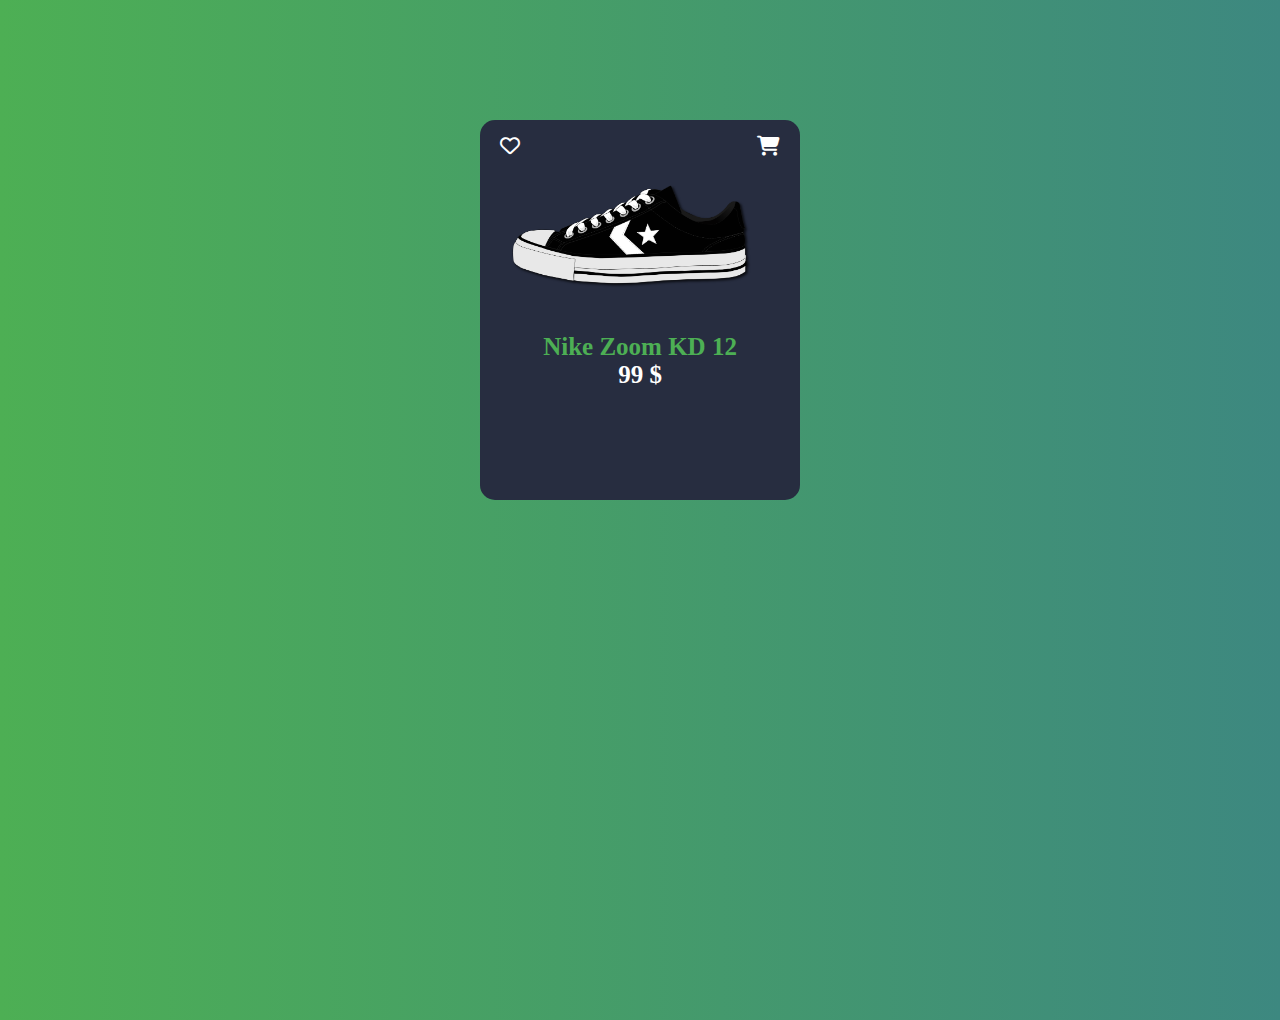
<file: Day 1 - Product card/index.html>
<!DOCTYPE html>
<html lang="en">
<head>
  <meta charset="UTF-8">
  <meta name="viewport" content="width=device-width, initial-scale=1.0">
  <title>Product card</title>
  <link rel="stylesheet" href="https://cdnjs.cloudflare.com/ajax/libs/font-awesome/6.5.0/css/all.min.css">
  <link rel="stylesheet" href="style.css">
</head>
<body>
  <div class="card">
    <div class="card_heart">
      <i class="fa-regular fa-heart"></i>
    </div>
    <div class="card_cart">
      <i class="fa-solid fa-cart-shopping"></i>
    </div>
    <div class="card_img">
      <img src="img.png" alt="">
    </div>
    <div class="card_title">
      Nike Zoom KD 12
    </div>
    <div class="card_price">
      99 $
    </div>
    <div class="card_size">
      <h3>Size:</h3>
      <span>39</span>
      <span>40</span>
      <span>41</span>
      <span>42</span>
    </div>
    <div class="card_color">
      <h3>Color:</h3>
      <span class="card_color_green"></span>
      <span class="card_color_red"></span>
      <span class="card_color_black"></span>
    </div>
    <div class="card_action">
      <button>Buy Now</button>
      <button>Add Cart</button>
    </div>
  </div>
  
</body>
</html>
</file>
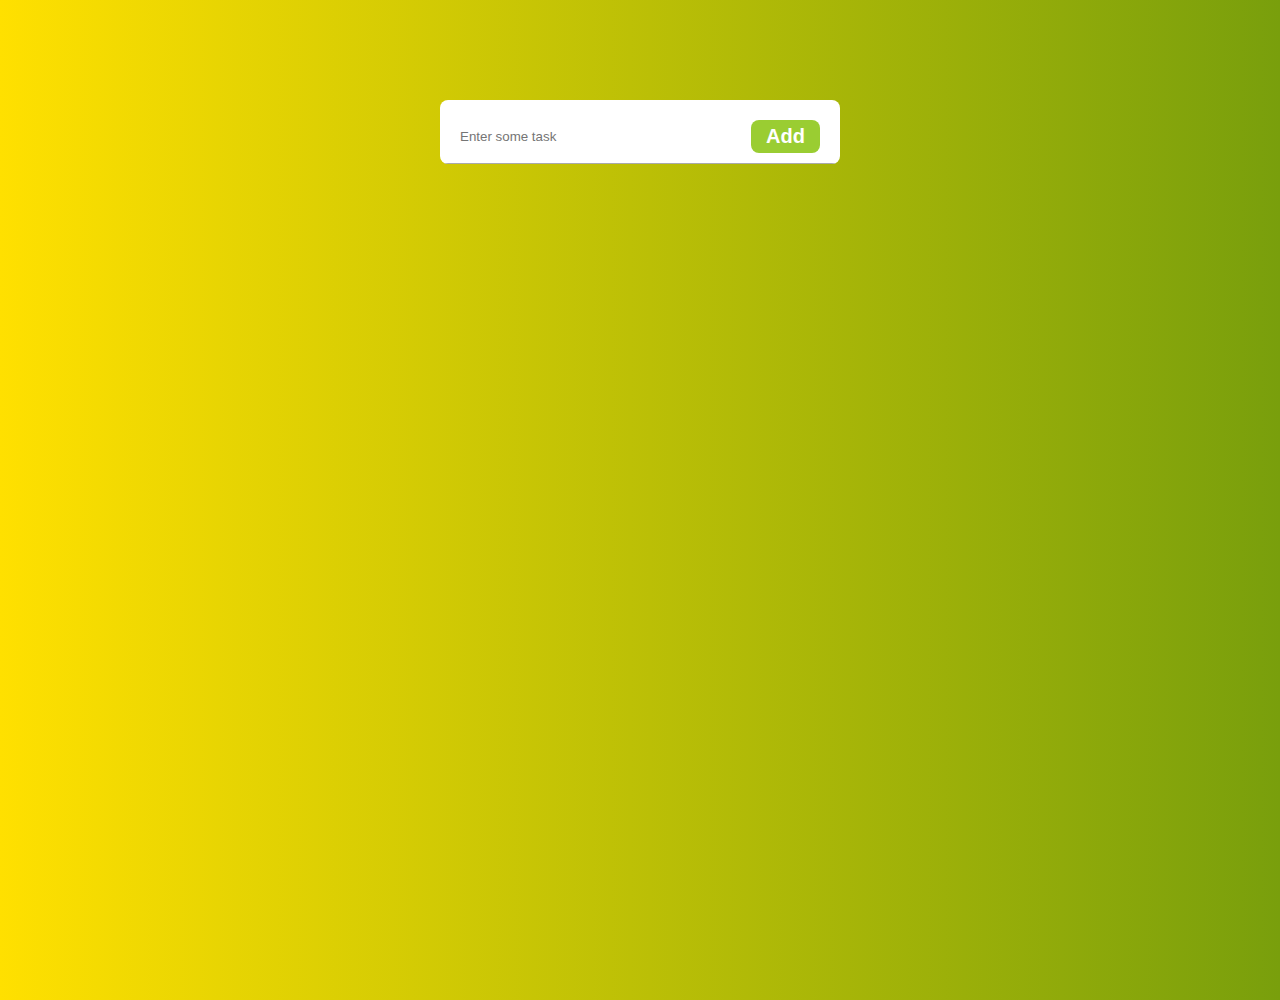
<file: Day 10 - Todo List/index.html>
<!DOCTYPE html>
<html lang="en">
<head>
  <meta charset="UTF-8">
  <meta name="viewport" content="width=device-width, initial-scale=1.0">
  <title>Todo List</title>
  <link
      rel="stylesheet"
      href="https://cdnjs.cloudflare.com/ajax/libs/font-awesome/6.5.0/css/all.min.css"
    />
  <link rel="stylesheet" href="style.css">
</head>
<body>
  <div class="container">
    <form action="">
      <input type="text" placeholder="Enter some task">
      <button>Add</button>
    </form>

    <ul class="todos"></ul>
  </div>
</body>

<script src="app.js"></script>
</html>
</file>
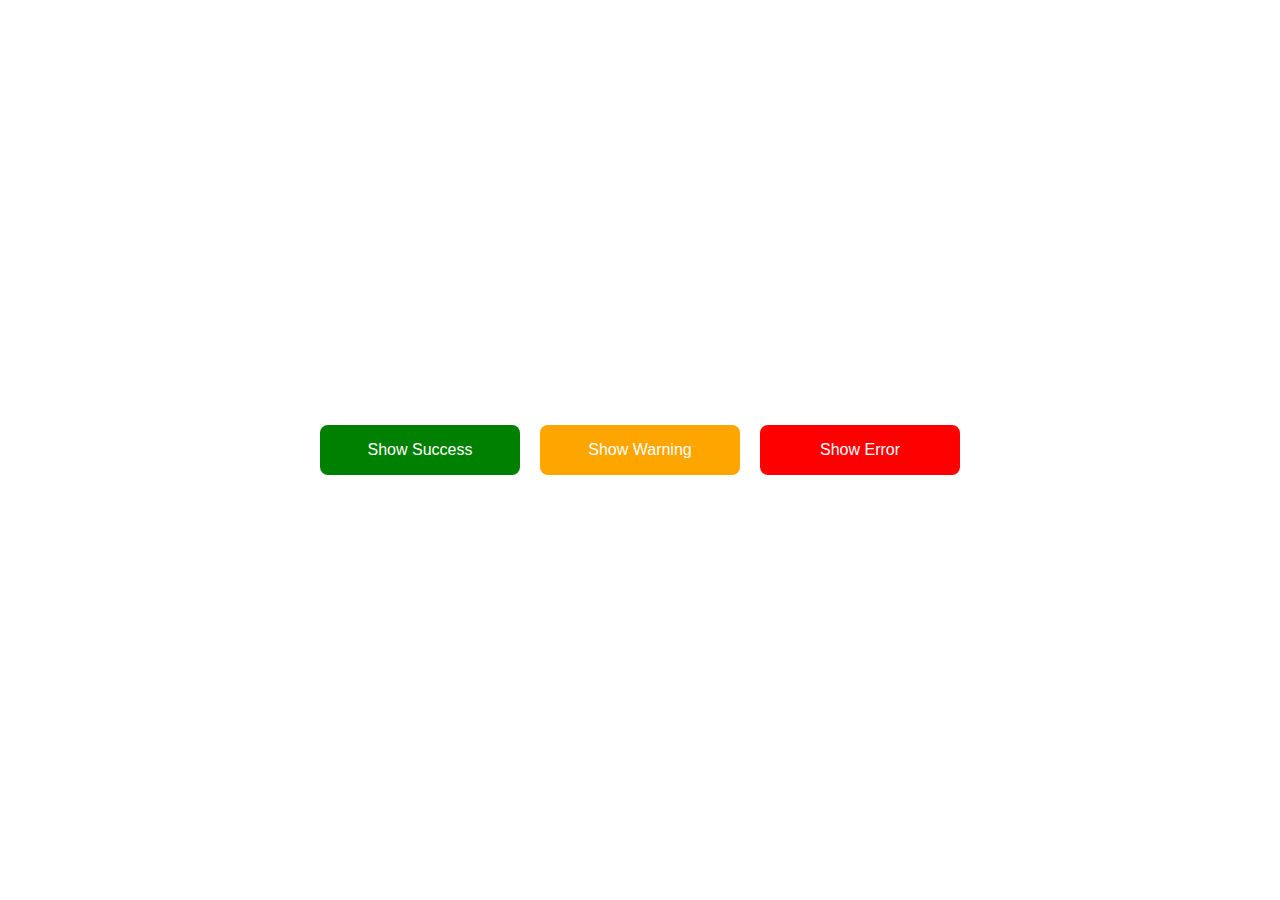
<file: Day 11 - Toast Notification/index.html>
<!DOCTYPE html>
<html lang="en">
  <head>
    <meta charset="UTF-8" />
    <meta name="viewport" content="width=device-width, initial-scale=1.0" />
    <title>Toast Notification</title>
    <link
      rel="stylesheet"
      href="https://cdnjs.cloudflare.com/ajax/libs/font-awesome/6.5.0/css/all.min.css"
    />
    <link rel="stylesheet" href="style.css" />
  </head>
  <body>
    <div class="control">
      <button class="success">Show Success</button>

      <button class="warning">Show Warning</button>

      <button class="error">Show Error</button>
    </div>

    <div class="toasts">
      <div class="toast success hide">
        <i class="fa-solid fa-circle-check"></i>
        <span class="message">This is a success message!</span>
        <span class="countdown"></span>
      </div>

      <div class="toast warning hide">
        <i class="fa-solid fa-circle-exclamation"></i>
        <span class="message">This is a warning message!</span>
        <span class="countdown"></span>
      </div>

      <div class="toast error hide">
        <i class="fa-solid fa-triangle-exclamation"></i>
        <span class="message">This is a error message!</span>
        <span class="countdown"></span>
      </div>
    </div>
  </body>

  <script src="app.js"></script>
</html>
</file>
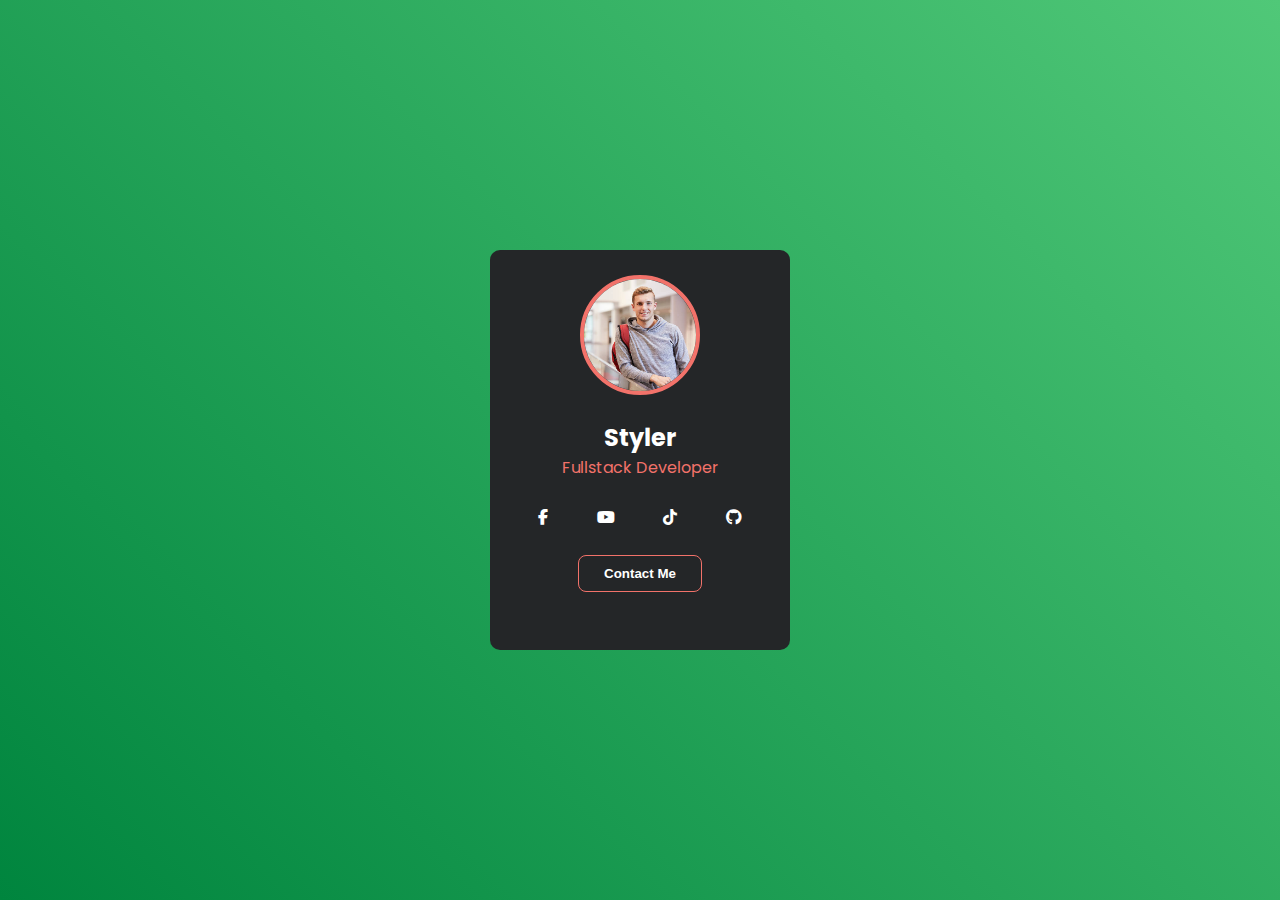
<file: Day 2 - Card profile/index.html>
<!DOCTYPE html>
<html lang="en">
<head>
  <meta charset="UTF-8">
  <meta name="viewport" content="width=device-width, initial-scale=1.0">
  <title>Card profile</title>
  <link rel="stylesheet" href="https://cdnjs.cloudflare.com/ajax/libs/font-awesome/6.5.0/css/all.min.css">
  <link rel="stylesheet" href="style.css">
</head>
<body>
  <div class="card">
    <div class="card_img">
      <img src="profile_1.jpg" alt="">
    </div>
    <h2>Styler</h2>
    <p>Fullstack Developer</p>
    <div class="social">
      <a href="">
        <i class="fa-brands fa-facebook-f"></i>
      </a>
      <a href="">
        <i class="fa-brands fa-youtube"></i>
      </a>
      <a href="">
        <i class="fa-brands fa-tiktok"></i>
      </a>
      <a href="">
        <i class="fa-brands fa-github"></i>
      </a>
    </div>
    <button>Contact Me</button>
  </div>
</body>
</html>
</file>
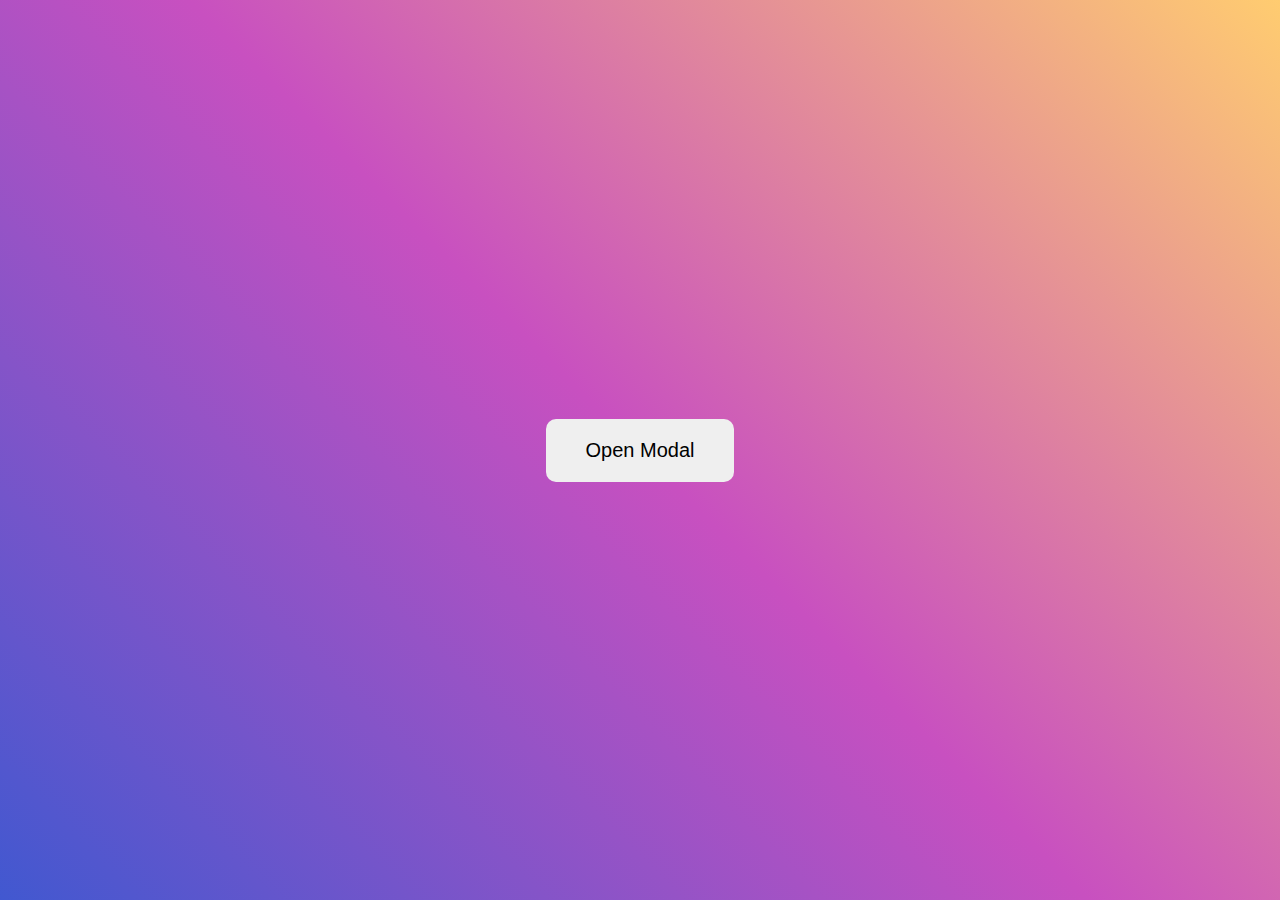
<file: Day 3 - Modal show/index.html>
<!DOCTYPE html>
<html lang="en">
  <head>
    <meta charset="UTF-8" />
    <meta name="viewport" content="width=device-width, initial-scale=1.0" />
    <title>Modal show</title>
    <link
      rel="stylesheet"
      href="https://cdnjs.cloudflare.com/ajax/libs/font-awesome/6.5.0/css/all.min.css"
    />
    <link rel="stylesheet" href="style.css" />
  </head>
  <body>
    <div class="root">
      <button class="open-modal-btn">Open Modal</button>
      <div class="modal hide">
        <div class="modal_inner">
          <div class="modal_header">
            <p>Welcome to HTML</p>
            <i class="fa-solid fa-xmark"></i>
          </div>
          <div class="modal_body">
            <h2>Modal</h2>
            <p>Đây là phần body modal</p>
          </div>
          <div class="modal_footer">
            <button>Close</button>
          </div>
        </div>
      </div>
    </div>
  </body>
  <script src="app.js"></script>
</html>
</file>
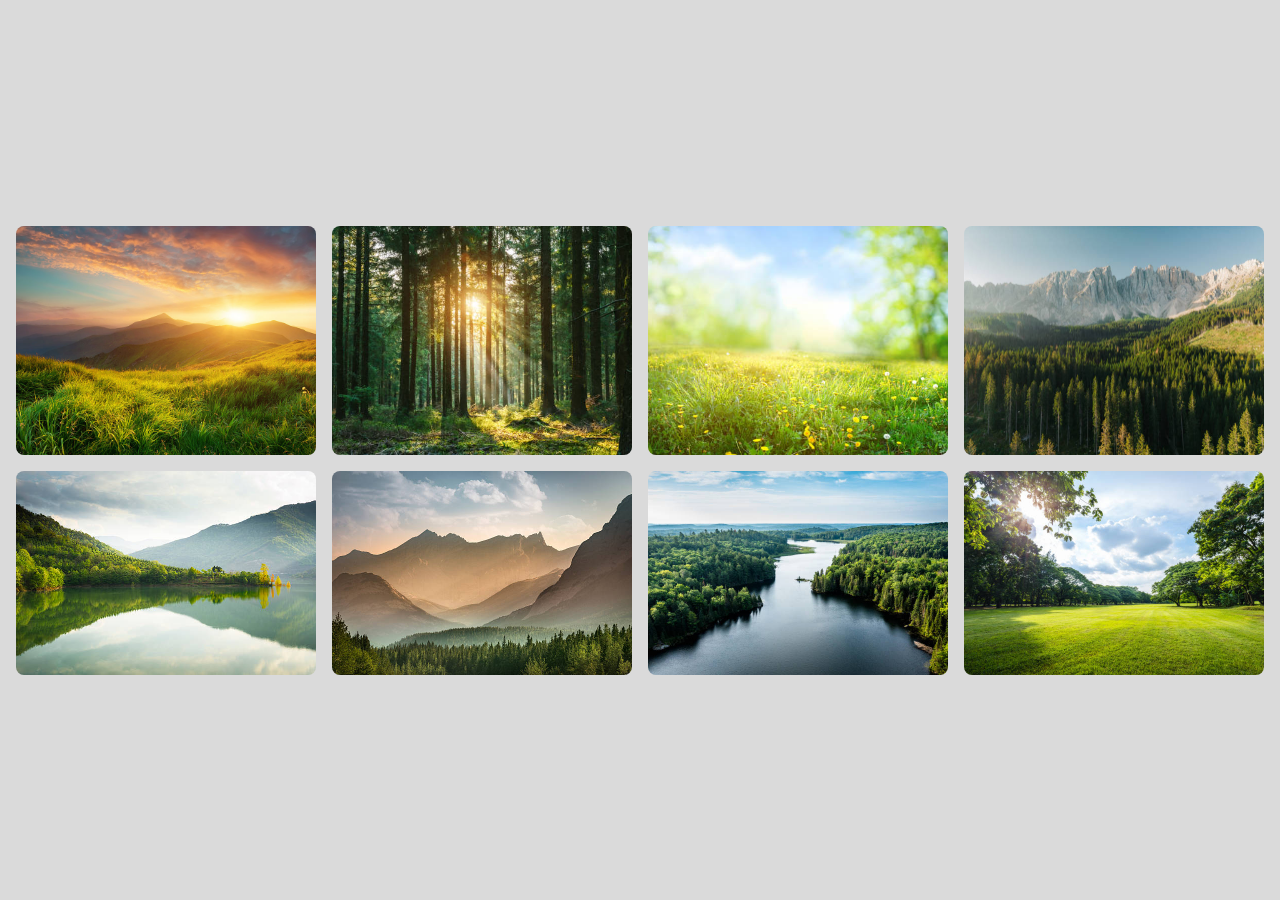
<file: Day 4 - Image Gallery/index.html>
<!DOCTYPE html>
<html lang="en">
  <head>
    <meta charset="UTF-8" />
    <meta name="viewport" content="width=device-width, initial-scale=1.0" />
    <title>Image Gallery</title>
    <link
      rel="stylesheet"
      href="https://cdnjs.cloudflare.com/ajax/libs/font-awesome/6.5.0/css/all.min.css"
    />
    <link rel="stylesheet" href="style.css" />
  </head>
  <body>
    <div class="wrapper">
      <!-- item image -->
      <div class="image">
        <img src="imgs/img1.jpg" alt="" />
      </div>

      <div class="image">
        <img src="imgs/img2.jpg" alt="" />
      </div>

      <div class="image">
        <img src="imgs/img3.jpg" alt="" />
      </div>

      <div class="image">
        <img src="imgs/img4.jpg" alt="" />
      </div>

      <div class="image">
        <img src="imgs/img5.jpg" alt="" />
      </div>

      <div class="image">
        <img src="imgs/img6.jpg" alt="" />
      </div>

      <div class="image">
        <img src="imgs/img7.jpg" alt="" />
      </div>

      <div class="image">
        <img src="imgs/img8.jpg" alt="" />
      </div>
    </div>

    <div class="gallery">
      <i class="fa-solid fa-xmark close"></i>
      <div class="gallery_inner">
        <img src="imgs/img8.jpg" alt="">
      </div>

      <div class="control left">
        <i class="fa-solid fa-arrow-left"></i>
      </div>
      <div class="control right">
        <i class="fa-solid fa-arrow-right"></i>
      </div>
    </div>
  </body>
  <script src="app.js"></script>
</html>
</file>
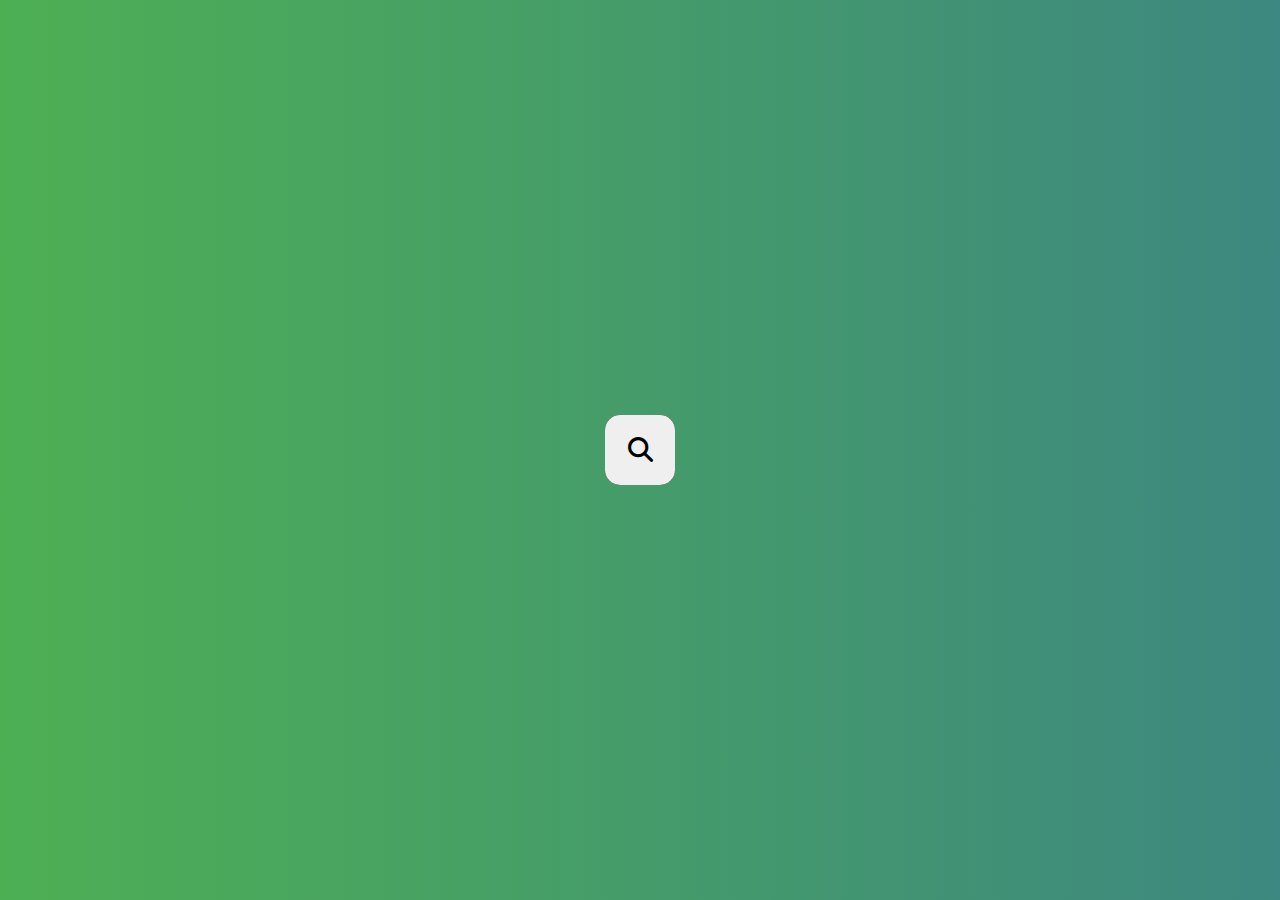
<file: Day 5 - Search Box/index.html>
<!DOCTYPE html>
<html lang="en">
  <head>
    <meta charset="UTF-8" />
    <meta name="viewport" content="width=device-width, initial-scale=1.0" />
    <title>Search Box</title>
    <link
      rel="stylesheet"
      href="https://cdnjs.cloudflare.com/ajax/libs/font-awesome/6.5.0/css/all.min.css"
    />
    <link rel="stylesheet" href="style.css" />
  </head>
  <body>
    <div class="search-box">
      <input class="search-box_input" type="text">
      <button class="search-box_btn">
        <i class="fa-solid fa-magnifying-glass"></i>
      </button>
    </div>

  </body>

  <script src="app.js"></script>
</html>
</file>
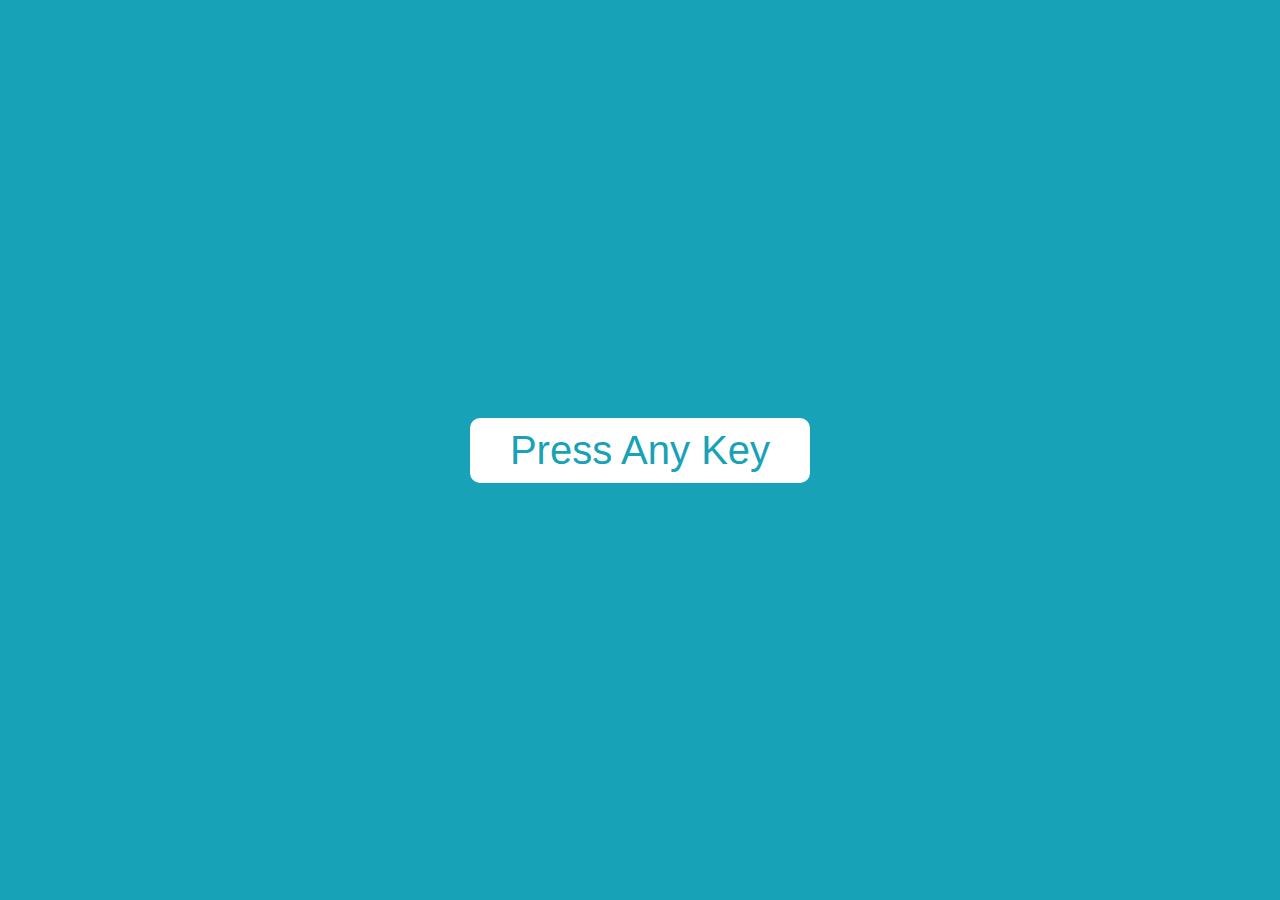
<file: Day 6 - KeyDown/index.html>
<!DOCTYPE html>
<html lang="en">
  <head>
    <meta charset="UTF-8" />
    <meta name="viewport" content="width=device-width, initial-scale=1.0" />
    <title>KeyDown</title>
    <link
      rel="stylesheet"
      href="https://cdnjs.cloudflare.com/ajax/libs/font-awesome/6.5.0/css/all.min.css"
    />
    <link rel="stylesheet" href="style.css" />
  </head>
  <body>
    <button class="alert">Press Any Key</button>
    <div class="box hide">
      <div class="result">40</div>
      <div class="detail">
          <div class="card key">
            <p class="p-label">Key</p>
            <p class="p-result">space</p>
          </div>

          <div class="card location">
            <p class="p-label">Location</p>
            <p class="p-result">0</p>
          </div>

          <div class="card which">
            <p class="p-label">Which</p>
            <p class="p-result">32</p>
          </div>

          <div class="card code">
            <p class="p-label">Code</p>
            <p class="p-result">space</p>
          </div>
      </div>
    </div>
  </body>
  <script src="app.js"></script>
</html>
</file>
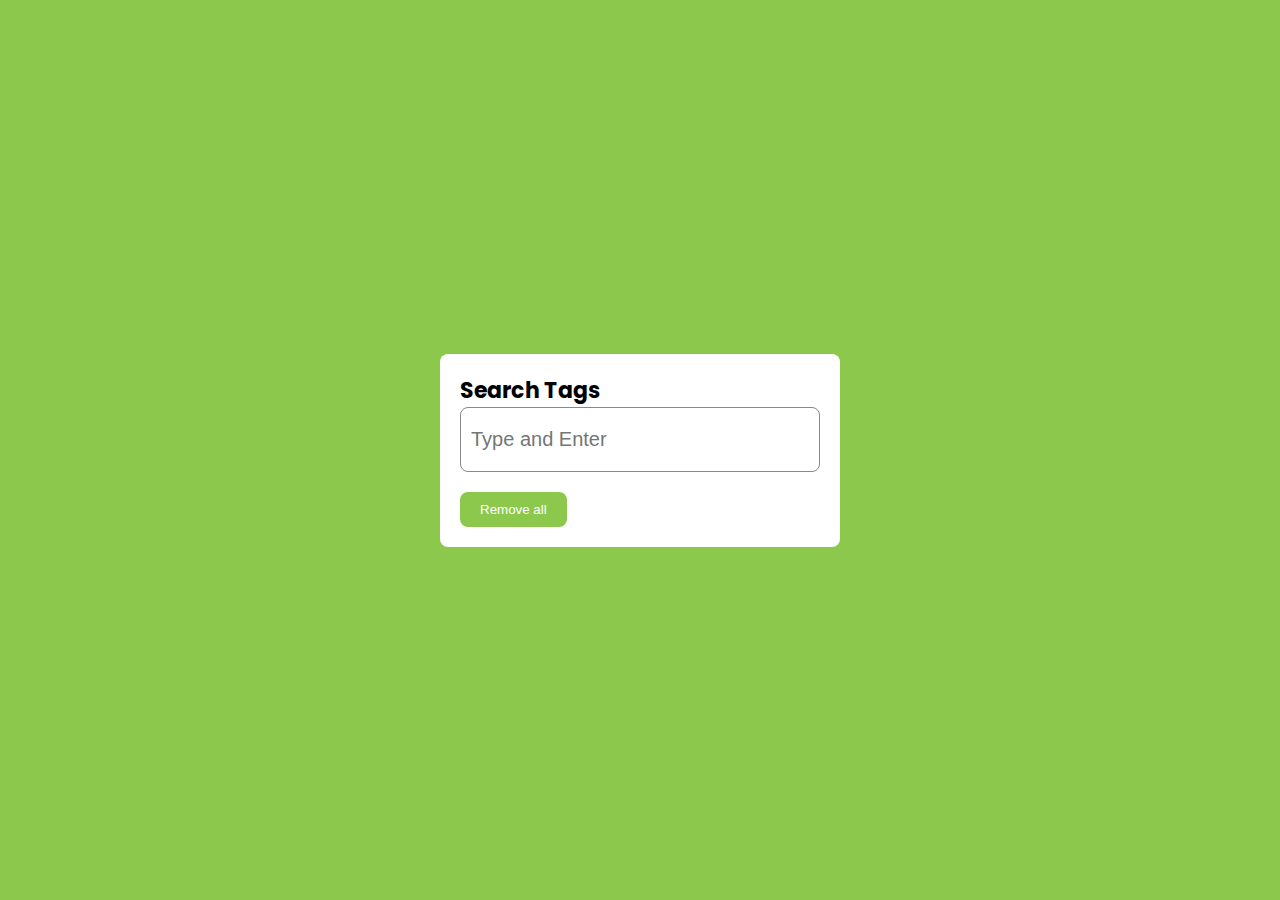
<file: Day 7 - Search Tag/index.html>
<!DOCTYPE html>
<html lang="en">
  <head>
    <meta charset="UTF-8" />
    <meta name="viewport" content="width=device-width, initial-scale=1.0" />
    <title>Search Tag</title>
    <link
      rel="stylesheet"
      href="https://cdnjs.cloudflare.com/ajax/libs/font-awesome/6.5.0/css/all.min.css"
    />

    <link rel="stylesheet" href="style.css" />
  </head>
  <body>
    <div class="wrapper">
      <h2 class="title">Search Tags</h2>
      <div class="content">
        <input type="text" placeholder="Type and Enter">
      </div>
      <button class="remove-all">Remove all</button>
    </div>
  </body>

  <script src="app.js"></script>
</html>
</file>
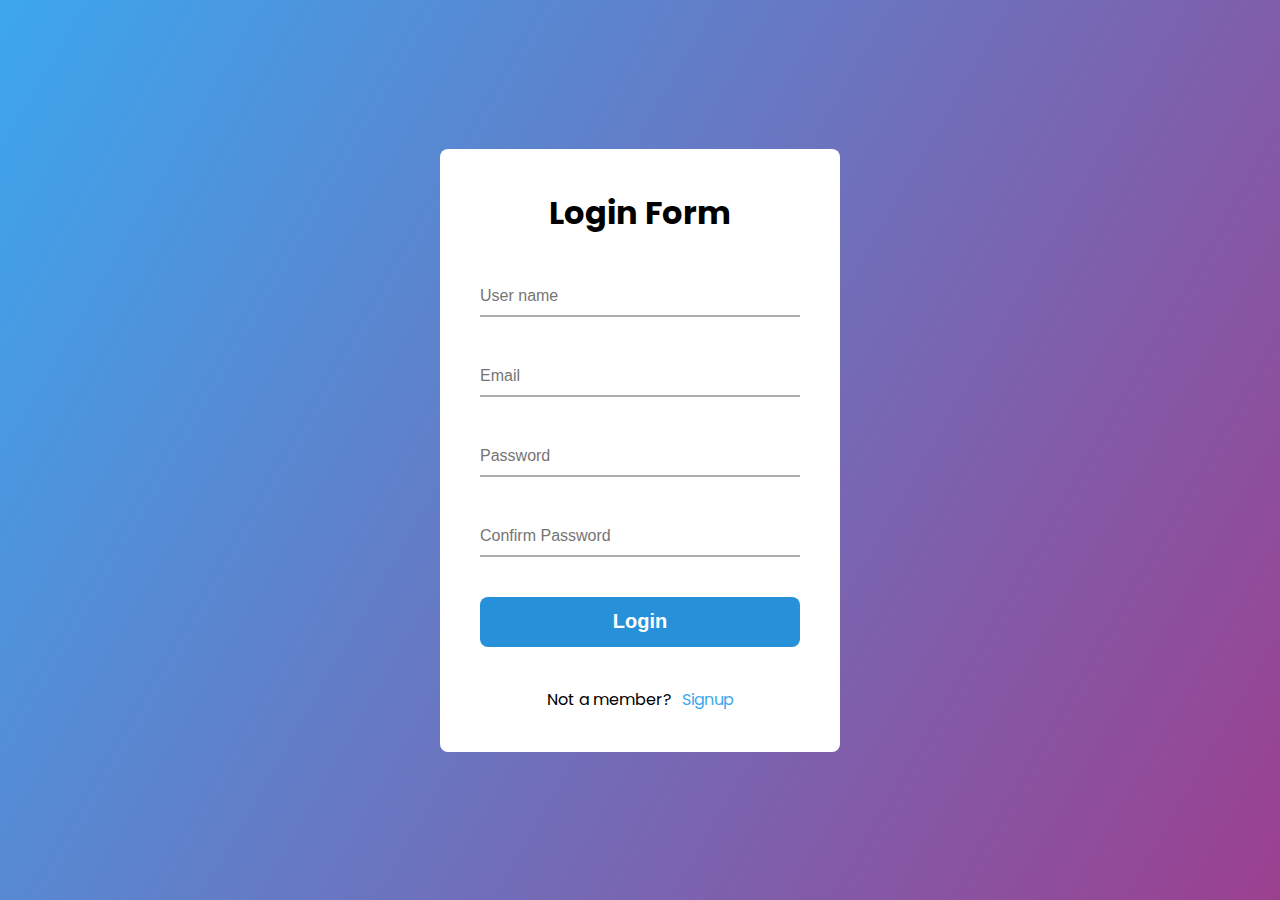
<file: Day 8 - Login Form Validator/index.html>
<!DOCTYPE html>
<html lang="en">
  <head>
    <meta charset="UTF-8" />
    <meta name="viewport" content="width=device-width, initial-scale=1.0" />
    <title>Login Form Validator</title>
    <link rel="stylesheet" href="style.css" />
  </head>
  <body>
    
    <div class="container">
      <form action="">
        <h1>Login Form</h1>
        <div class="form-control">
          <input id="username" type="text" placeholder="User name" />
          <small></small>
          <span></span>
        </div>

        <div class="form-control">
          <input id="email" type="text" placeholder="Email" />
          <small></small>
          <span></span>
        </div>

        <div class="form-control">
          <input id="password" type="password" placeholder="Password" />
          <small></small>
          <span></span>
        </div>

        <div class="form-control">
          <input
            id="confirm-password"
            type="password"
            placeholder="Confirm Password"
          />
          <small></small>
          <span></span>
        </div>

        <button class="btn-login">Login</button>

        <div class="signup-link">
          <span>Not a member?</span>
          <a href="" class="a-Signup">Signup</a>
        </div>
      </form>
    </div>

  </body>

  <script src="app.js"></script>
</html>
</file>
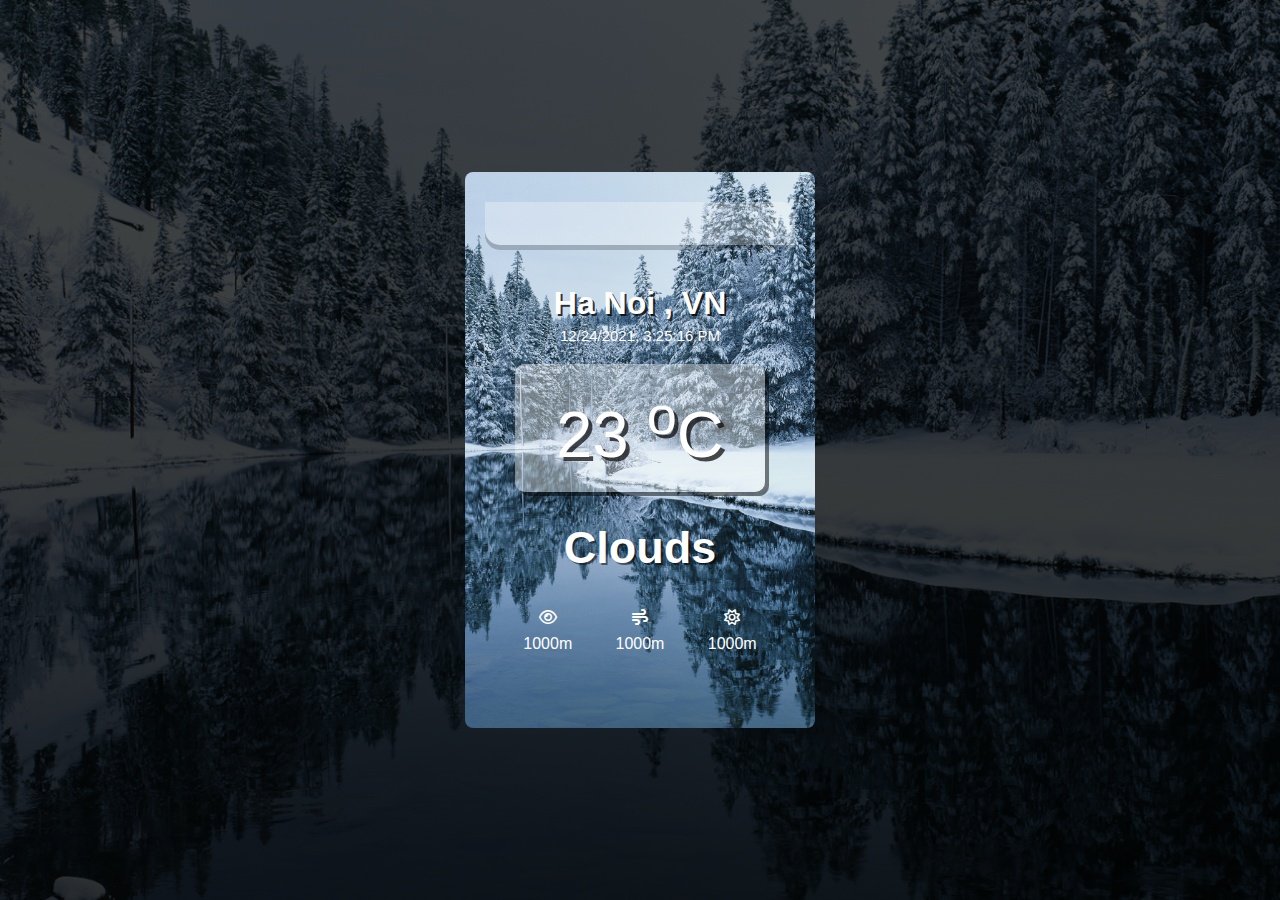
<file: Day 9 - Weather App/index.html>
<!DOCTYPE html>
<html lang="en">
<head>
  <meta charset="UTF-8">
  <meta name="viewport" content="width=device-width, initial-scale=1.0">
  <title>Weather App</title>
  <link
      rel="stylesheet"
      href="https://cdnjs.cloudflare.com/ajax/libs/font-awesome/6.5.0/css/all.min.css"
    />
  <link rel="stylesheet" href="style.css">
</head>
<body>
  <div id="weather">
    <input type="text" class="search"></input>
    <div class="content">
      <h1 class="capital">
        <span class="city">Ha Noi</span>
        <span>,</span>
        <span class="country">VN</span>
      </h1>
      <div class="time">12/24/2021, 3:25:16 PM</div>
      <div class="temperature">
        <span class="value">23 <sup>o</sup>C</span>
      </div>

      <div class="short-desc">Clouds</div>

      <div class="more-desc">
        <div class="visibility">
          <i class="fa-regular fa-eye"></i>
          <span>1000m</span>
        </div>

        <div class="wind">
          <i class="fa-solid fa-wind"></i>
          <span>1000m</span>
        </div>

        <div class="sun">
          <i class="fa-regular fa-sun"></i>
          <span>1000m</span>
        </div>
      </div>

    </div>
  </div>
</body>

<script src="app.js"></script>
</html>
</file>
<file: Day 1 - Product card/style.css>
:root{
  --primary-color:#4daf54;
  --primary-black:black;
  --primary-red:red;
  --primary-green:green;
  --primary-white:white;

  --primary-margin: 12px;
}

*{
  margin: 0;
  padding: 0;
  box-sizing: border-box;
}

body {
  height: 100vh;
  background: linear-gradient(to right, #4daf54, #3d8880);
}

.card {
  margin: 120px auto;
  width: 320px;
  height: 380px;
  background: #272d40;
  border-radius: 15px;
  padding: 20px;
  color: white;
  position: relative;
}

.card_heart, .card_cart {
  font-size: 20px;
  position: absolute;
  left: 20px;
  top: 15px;
}

.card_heart:hover {
  cursor: pointer;
}

.card_cart {
  left: unset;
  right: 20px;
}

.card_img {
  transition: 0.5s;
}

.card_img img{
  width: 90%;
  height: 90%;
  object-fit: cover;
}

.card_title, .card_price {
  width: 100%;
  text-align: center;
  font-size: 25px;
  font-weight: 700;
  transition: 0.5s;
}

.card_title {
  color: var(--primary-color);
}

.card_size, .card_color {
  display: flex;
  align-items: center;
  margin-top: 10px;
  gap: 5px;
  cursor: pointer;
  transition: 0.5s;
}

.card_size span {
  padding: 5px 10px;
  background-color: #dadada;
  border-radius: 5px;
  color: var(--primary-black);
}

.card_color span {
  width: 16px;
  height: 16px;
  border-radius: 50%;
}

.card_color_black {
  background-color: var(--primary-black);
  margin-left: var(--primary-margin);
}

.card_color_red {
  background-color: var(--primary-red);
  margin-left: var(--primary-margin);
}

.card_color_green {
  background-color: var(--primary-green);
  margin-left: var(--primary-margin);
}

.card_action {
  margin-top: var(--primary-margin);
  display: flex;
  gap: 10px;
}

.card_action button {
  background-color: var(--primary-color);
  border: none; 
  color: var(--primary-white);
  padding: 10px;
  border-radius: 5px;
  font-weight: bold;
  margin-right: var(--primary-margin);
  transition: 0.25s;
  cursor: pointer;
}

.card_action button:hover, .card_size span:hover, .card_color span:hover {
  transform: scale(1.2);
}

.card:hover .card_img {
  transform: translateY(-90px) rotate(-20deg);
}

.card:hover .card_title, .card:hover .card_price {
  transform: translate(-30px, -90px);
}

.card_size {
  margin-top: 200px;
}

.card_size, .card_color, .card_action {
  visibility: hidden;
  opacity: 0;
  transition: 0.5s;
}

.card:hover .card_size, .card:hover .card_color, .card:hover .card_action {
  visibility: visible;
  opacity: 1;
}

.card:hover .card_size {
  margin-top: -30px;
}
</file>
<file: Day 10 - Todo List/style.css>
@import url("https://fonts.googleapis.com/css2?family=Poppins:wght@300;400;500;600;700&display=swap");

* {
  margin: 0;
  padding: 0;
  box-sizing: border-box;
}

:root {
  --primary-color: #f2726a;
  --primary-background-color: #dadada;
  --primary-black: black;
  --primary-red: red;
  --primary-green: green;
  --primary-white: white;

  --primary-success-color: #2691d9;
  --primary-error-color: #e74c3c;

  --primary-margin: 16px;
  --primary-padding: 16px;

  --primary-border-radius: 8px;
  --primary-font-size-button: 35px;
}

body {
  height: 100vh;
  overflow: hidden;
  background: linear-gradient(to right, #ffe000, #799f0c);
  font-family: sans-serif;
}

.container {
  width: 400px;
  margin: 100px auto;
  border-radius: var(--primary-border-radius);
  padding-top: 10px;
  background-color: var(--primary-white);
  overflow: hidden;
}

form {
  border-bottom: 1px solid #aaa;
  padding: 10px 20px;
  font-size: 22px;
  display: flex;
  justify-content: space-between;
}

form input {
  size: 24px;
  width: 100%;
  margin-right: 15px;
  border: none;
  outline: none;
}

form button {
  background: yellowgreen;
  padding: 5px 15px;
  color: var(--primary-white);
  font-size: 20px;
  font-weight: bold;
  border: none;
  outline: none;
  border-radius: var(--primary-border-radius);
}

.todos {
  list-style: none;
}

.todos li {
  padding: 10px 20px;
  display: flex;
  justify-content: space-between;
  border-bottom: 1px solid #e5e5e5;
  align-items: center;
  font-size: 22px;
  cursor: pointer;
}

.todos li span {
  text-overflow: ellipsis;
  white-space: nowrap;
  overflow:hidden ;
}

li.completed {
  color: #aaa;
}

li.completed span {
  text-decoration: line-through;
}
</file>
<file: Day 11 - Toast Notification/style.css>
@import url("https://fonts.googleapis.com/css2?family=Poppins:wght@300;400;500;600;700&display=swap");

* {
  margin: 0;
  padding: 0;
  box-sizing: border-box;
}

:root {
  --primary-color: #f2726a;
  --primary-background-color: #dadada;
  --primary-black: black;
  --primary-red: red;
  --primary-green: green;
  --primary-white: white;
  --primary-orange: orange;

  --primary-green-light: rgba(0, 128, 0, 0.5);
  --primary-orange-light: rgba(255, 165, 0, 0.5);
  --primary-red-light: rgba(255, 0, 0, 0.5);

  --primary-success-color: #2691d9;
  --primary-error-color: #e74c3c;

  --primary-margin: 16px;
  --primary-padding: 16px;

  --primary-border-radius: 8px;
  --primary-font-size-button: 35px;
}

body {
  display: flex;
  height: 100vh;
  background: var(--primary-white);
  font-family: sans-serif;
  justify-content: center;
  align-items: center;
}

.control {
  gap: 20px;
  display: flex;
}

.control button {
  height: 50px;
  width: 200px;
  border-radius: var(--primary-border-radius);
  border: none;
  outline: none;
  color: var(--primary-white);
  font-size: 16px;
}

.success {
  background-color: green;
}

.warning {
  background: orange;
}

.error {
  background: red;
}

.toasts {
  position: fixed;
  top: 10px;
  right: 10px;
}

.toast {
  display: flex;
  justify-content: center;
  align-items: center;
  gap: 10px;
  color: var(--primary-white);
  padding: 20px;
  border-radius: var(--primary-border-radius);
  margin-top: 10px;
  position: relative;
  overflow: hidden;
  animation: slide_show 2s ease forwards;
}

.toast .countdown {
  position: absolute;
  bottom: 0px;
  left: 0px;
  width: 100%;
  height: 6px;
  animation: countdown_kf 2s ease forwards;
}

.toasts .success {
  background-color: var(--primary-green-light);
  border-left: 6px solid var(--primary-green);
  transition: all 1s;
}

.toasts .warning {
  background-color: var(--primary-orange-light);
  border-left: 6px solid var(--primary-orange);
  transition: all 1s;
}

.toasts .error {
  background-color: var(--primary-red-light);
  border-left: 6px solid var(--primary-red);
  transition: all 1s;
}

.toast.success .countdown {
  background-color: var(--primary-green);
}

.toast.warning .countdown {
  background-color: var(--primary-orange);
}

.toast.error .countdown {
  background-color: var(--primary-red);
}

.hide {
  display: none;
}

@keyframes countdown_kf {
  0% {
    width: 100%;
  }

  100% {
    width: 0%;
  }
}

@keyframes slide_show {
  0% {
    transform: translateX(100%);
  }

  25% {
    transform: translateX(-10%);
  }

  50% {
    transform: translateX(0%);
  }

  100% {
    transform: translateX(-10px);
  }
}
</file>
<file: Day 2 - Card profile/style.css>
@import url('https://fonts.googleapis.com/css2?family=Poppins:wght@300;400;500;600;700&display=swap');

*{
  margin: 0;
  padding: 0;
  box-sizing: border-box;
}

:root{
  --primary-color:#f2726a;
  --primary-background-color:#242628;
  --primary-black:black;
  --primary-red:red;
  --primary-green:green;
  --primary-white:white;

  --primary-margin: 12px;
}

body {
  height: 100vh;
  background: linear-gradient(45deg, #00853e, #50c878);
  display: flex;
  justify-content: center;
  align-items: center;
  font-family: 'Poppins', sans-serif;;
}

.card {
  background-color: var(--primary-background-color);
  width: 300px;
  height: 400px;
  border-radius: 10px;
  text-align: center;
  overflow: hidden;
}

.card_img {
  width: 120px;
  height: 120px;
  border: 4px solid var(--primary-color);
  border-radius: 50%;
  overflow: hidden;
  margin: 25px auto;
  transition: 0.5s;
}

img {
  object-fit: cover;
  width: 100%;
  height: 100%;
}

.card h2 {
  color: var(--primary-white);
}

.card p {
  color: var(--primary-color);
}

.card .social {
  display: flex;
  justify-content: space-evenly;
  align-items: center;
  margin: 25px auto;
}

.card .social a {
  color: var(--primary-white);
  transition: 0.5s;
}

.card .social a:hover {
  color: var(--primary-color);
  cursor: pointer;
  transform: scale(1.5);
}

.card button {
  padding: 10px 25px;
  border: 1px solid var(--primary-color);
  border-radius: 8px;
  background-color: var(--primary-background-color);
  color: var(--primary-white);
  font-weight: bold;
}

.card button:hover {
  background-color: var(--primary-color);
  cursor: pointer;
}

.card_img:hover {
  width: 100%;
  height: 100%;
  border-radius: 10px;
  border: 0px;
  margin-top: 0;
}
</file>
<file: Day 3 - Modal show/style.css>
@import url("https://fonts.googleapis.com/css2?family=Poppins:wght@300;400;500;600;700&display=swap");

* {
  margin: 0;
  padding: 0;
  box-sizing: border-box;
}

:root {
  --primary-color: #f2726a;
  --primary-background-color: #242628;
  --primary-black: black;
  --primary-red: red;
  --primary-green: green;
  --primary-white: white;

  --primary-margin: 16px;
  --primary-padding: 16px;

  --primary-border-radius: 8px;
}

body {
  font-family: sans-serif;
  height: 100vh;
  overflow: hidden;
  background: linear-gradient(
    45deg,
    rgb(65, 88, 208),
    rgb(200, 80, 192) 50%,
    rgb(255, 204, 112)
  );
}

.root {
  width: 100%;
  height: 100%;
  display: flex;
  justify-content: center;
  align-items: center;
}

.open-modal-btn {
  padding: 20px 40px;
  border-radius: 10px;
  font-size: 20px;
  border: none;
  cursor: pointer;
}

.modal {
  position: fixed;
  width: 100%;
  height: 100%;
  background: rgb(0, 0, 0, 0.6);
}

.modal_inner {
  width: 400px;
  position: relative;
  top: 10%;
  margin: auto;
  background-color: var(--primary-white);
  border-radius: var(--primary-border-radius);
  overflow: hidden;
  animation: modalShow 0.5s linear;
}

.modal_header {
  display: flex;
  justify-content: space-between;
  align-items: center;
  padding: var(--primary-padding);
  background-color: var(--primary-color);
}

.modal_header p,
i {
  color: var(--primary-white);
}

.modal_header i {
  cursor: pointer;
}

.modal_body,
.modal_footer {
  padding: var(--primary-padding);
}

.modal_body h2 {
  color: var(--primary-color);
}

.modal_body p {
  margin-top: var(--primary-margin);
}

.modal_footer {
  display: flex;
  justify-content: end;
}

.modal_footer button {
  border-radius: var(--primary-border-radius);
  background-color: var(--primary-color);
  padding: 10px 20px;
  border: none;
  color: var(--primary-white);
  cursor: pointer;
}

.hide {
  display: none;
}

@keyframes modalShow {
  from {
    top: -200px;
  }

  to {
    top: 10%;
  }
}
</file>
<file: Day 4 - Image Gallery/style.css>
@import url("https://fonts.googleapis.com/css2?family=Poppins:wght@300;400;500;600;700&display=swap");

* {
  margin: 0;
  padding: 0;
  box-sizing: border-box;
}

:root {
  --primary-color: #f2726a;
  --primary-background-color: #dadada;
  --primary-black: black;
  --primary-red: red;
  --primary-green: green;
  --primary-white: white;

  --primary-margin: 16px;
  --primary-padding: 16px;

  --primary-border-radius: 8px;
  --primary-font-size-button: 35px;
}

body {
  height: 100vh;
  overflow: hidden;
  background-color: var(--primary-background-color);
  display: flex;
  align-items: center;
}

.wrapper {
  width: 100%;
  display: grid;
  flex-wrap: wrap;
  margin: auto;
  justify-content: space-between;
  grid-template-columns: repeat(4, 1fr);
  gap: 16px;
  padding: 16px;
}

image {
  width: 100%;
  height: 100px;
  margin: 20px 0;
  overflow: hidden;
}

img {
  width: 100%;
  height: 100%;
  object-position: center;
  object-fit: cover;
  transition: 0.2s;
  border-radius: var(--primary-border-radius);
}

.image:hover img {
  transform: scale(1.1);
}

.gallery {
  position: fixed;
  width: 100%;
  height: 100%;
  background-color: rgb(0, 0, 0, 0.6);
  display: flex;
  align-items: center;
  color: var(--primary-white);
  opacity: 0;
  pointer-events: none;
  transform: scale(0.8);
  transition: 0.5s;
}

.close {
  position: fixed;
  top: 15px;
  right: 25px;
  font-size: var(--primary-font-size-button);
}

.control {
  font-size: var(--primary-font-size-button);
  position: absolute;
}

.control.left {
  left: 15px;
}

.control.right {
  right: 15px;
}

.gallery_inner {
  width: 80%;
  height: 70%;
  margin: 0 auto;
  object-fit: contain;
}

.show {
  opacity: 1;
  pointer-events: auto;
  transform: scale(1);
}

.hide {
  display: none;
}
</file>
<file: Day 5 - Search Box/style.css>
@import url("https://fonts.googleapis.com/css2?family=Poppins:wght@300;400;500;600;700&display=swap");

* {
  margin: 0;
  padding: 0;
  box-sizing: border-box;
}

:root {
  --primary-color: #f2726a;
  --primary-background-color: #dadada;
  --primary-black: black;
  --primary-red: red;
  --primary-green: green;
  --primary-white: white;

  --primary-margin: 16px;
  --primary-padding: 16px;

  --primary-border-radius: 8px;
  --primary-font-size-button: 35px;
}

body {
  height: 100vh;
  overflow: hidden;
  background: linear-gradient(to right, #4daf54, #3d8880);;
  display: flex;
  align-items: center;
  justify-content: center;
}

.search-box {
  background: var(--primary-black);
  width: 70px;
  height: 70px;
  overflow: hidden;
  position: relative;
  border-radius: 15px;
  transition: all 0.5s ease;
}

.search-box_input {
  width: 100%;
  height: 100%;
  background: transparent;
  color: var(--primary-white);
  padding: 20px 100px 20px 20px;
  font-size: 20px;
  border: none;
  outline: none;
}

.search-box_btn {
  position: absolute;
  top: 0;
  right: 0;
  width: 70px;
  height: 70px;
  font-size: 25px;
  border: none;
  outline: none;
}

.search-box.open {
  width: 400px;
}
</file>
<file: Day 6 - KeyDown/style.css>
@import url("https://fonts.googleapis.com/css2?family=Poppins:wght@300;400;500;600;700&display=swap");

* {
  margin: 0;
  padding: 0;
  box-sizing: border-box;
}

:root {
  --primary-color: #f2726a;
  --primary-background-color: #dadada;
  --primary-black: black;
  --primary-red: red;
  --primary-green: green;
  --primary-white: white;

  --primary-margin: 16px;
  --primary-padding: 16px;

  --primary-border-radius: 8px;
  --primary-font-size-button: 35px;
}

body {
  height: 100vh;
  overflow: hidden;
  background: #17a2b8;
  color: var(--primary-white);
  display: flex;
  flex-direction: column;
  align-items: center;
  justify-content: center;
  font-family: "Poppins";
}

.alert {
  font-size: 40px;
  font-weight: 600px;
  border-radius: 10px;
  background-color: var(--primary-white);
  padding: 10px 40px;
  color: #17a2b8;
  border: none;
  outline: none;
}

.box .result {
  height: 250px;
  width: 250px;
  border-radius: 50%;
  border: 7px solid var(--primary-white);
  display: flex;
  justify-content: center;
  align-items: center;
  font-size: 40px;
  font-weight: 500;
  margin: 60px auto;
}

.hide {
  display: none;
}

.detail {
  display: grid;
  gap: 50px;
  grid-template-columns: repeat(4, 1fr);
  margin: 0px 100px;
}

.box{
  width: 100%;
  height: auto;
}

.card {
  width: 100%;
  height: 100%;
  border-radius: 10px;
  overflow: hidden;
}

.p-label, .p-result {
  background-color: #78c0c9;
  display: flex;
  align-items: center;
  justify-content: center;
  color: var(--primary-white);
  padding: 10px 30px;
  min-height: 50px;
}

.p-result {
  background-color: var(--primary-white);
  color: var(--primary-black);
}
</file>
<file: Day 7 - Search Tag/style.css>
@import url("https://fonts.googleapis.com/css2?family=Poppins:wght@300;400;500;600;700&display=swap");

* {
  margin: 0;
  padding: 0;
  box-sizing: border-box;
}

:root {
  --primary-color: #f2726a;
  --primary-background-color: #dadada;
  --primary-black: black;
  --primary-red: red;
  --primary-green: green;
  --primary-white: white;

  --primary-margin: 16px;
  --primary-padding: 16px;

  --primary-border-radius: 8px;
  --primary-font-size-button: 35px;
}

body {
  height: 100vh;
  overflow: hidden;
  background: #8cc84c;
  display: flex;
  align-items: center;
  justify-content: center;
  font-family: "Poppins";
}

.wrapper {
  background: var(--primary-white);
  border-radius: var(--primary-border-radius);
  width: 400px;
  padding: 20px;
}

.title {
  font-size: 22px;
}

.content {
  border: 1px solid #888;
  padding: 10px;
  border-radius: var(--primary-border-radius);
  display: flex;
  flex-wrap: wrap;
}

.content li {
  background: green;
  color: var(--primary-white);
  border-radius: var(--primary-border-radius);
  list-style: none;
  margin: 3px 3px;
  padding: 10px;
}

.content li i {
  font-size: 16px;
  margin-left: 5px;
  cursor: pointer;
}

.content li i:hover {
  color: var(--primary-color);
}

.content input {
  border: none;
  outline: none;
  font-size: 20px;
  margin-block: 10px;
  width: 100%;
}

.remove-all {
  background: #8cc84c;
  border: none;
  outline: none;
  padding: 10px 20px;
  border-radius: var(--primary-border-radius);
  margin-top: 20px;
  color: var(--primary-white);
  cursor: pointer;
}

.remove-all:hover {
  color: var(--primary-color);
}
</file>
<file: Day 8 - Login Form Validator/style.css>
@import url("https://fonts.googleapis.com/css2?family=Poppins:wght@300;400;500;600;700&display=swap");

* {
  margin: 0;
  padding: 0;
  box-sizing: border-box;
}

:root {
  --primary-color: #f2726a;
  --primary-background-color: #dadada;
  --primary-black: black;
  --primary-red: red;
  --primary-green: green;
  --primary-white: white;

  --primary-success-color: #2691d9;
  --primary-error-color: #e74c3c;

  --primary-margin: 16px;
  --primary-padding: 16px;

  --primary-border-radius: 8px;
  --primary-font-size-button: 35px;
}

body {
  height: 100vh;
  overflow: hidden;
  background: linear-gradient(120deg, #3ca7ee, #9b408f);
  display: flex;
  align-items: center;
  justify-content: center;
  font-family: "Poppins";
}

.container {
    width: 400px;
    border: none;
    border-radius: var(--primary-border-radius);
    background: var(--primary-white);
    padding: 40px;
}

.container h1 {
  text-align: center;
}

.form-control {
  width: 100%;
  position: relative;
  margin-top: 40px;
}

.form-control input {
  width: 100%;
  height: 40px;
  font-size: 16px;
  border: none;
  outline: none;
  border-bottom: 2px solid #adadad;
}

.form-control span {
  position: absolute;
  border-bottom: 2px solid var(--primary-success-color);
  top: 38px;
  left: 0;
  width: 0%;
  transition: 0.5s;
}

.form-control input:focus ~ span {
  width: 100%;
}

.form-control.error small {
  color: var(--primary-red);
}

.form-control.error input {
  border-bottom: 2px solid var(--primary-red);
}

.btn-login {
  margin: 40px 0px;
  border-radius: var(--primary-border-radius);
  height: 50px;
  width: 100%;
  font-weight: bold;
  font-size: 20px;
  border: none;
  background-color: var(--primary-success-color);
  color: var(--primary-white);
  cursor: pointer;
  transition: 0.5s;
}

.btn-login:hover {
  background-color: #08609a;
}

.signup-link {
  display: flex;
  gap: 10px;
  justify-content: center;
}

.a-Signup {
  color: #3ca7ee;
  text-decoration: none;
  cursor: pointer;
  transition: 0.5s;
}

.a-Signup:hover {
  text-decoration: underline;
}
</file>
<file: Day 9 - Weather App/style.css>
@import url("https://fonts.googleapis.com/css2?family=Poppins:wght@300;400;500;600;700&display=swap");

* {
  margin: 0;
  padding: 0;
  box-sizing: border-box;
}

:root {
  --primary-color: #f2726a;
  --primary-background-color: #dadada;
  --primary-black: black;
  --primary-red: red;
  --primary-green: green;
  --primary-white: white;

  --primary-success-color: #2691d9;
  --primary-error-color: #e74c3c;

  --primary-margin: 16px;
  --primary-padding: 16px;

  --primary-border-radius: 8px;
  --primary-font-size-button: 35px;
}

body {
  height: 100vh;
  overflow: hidden;
  background: linear-gradient(to top, rgba(0, 0, 0, 0.8), rgba(0, 0, 0, 0.7)),
    url(imgs/img-cold.png) no-repeat center/cover;
  display: flex;
  align-items: center;
  justify-content: center;
  font-family: sans-serif;
}

#weather {
  width: 350px;
  background: url(imgs/img-cold.png) no-repeat center/cover;
  border-radius: var(--primary-border-radius);
  padding: 30px 20px;
}

.search {
  width: 100%;
  padding: 10px 20px;
  border: none;
  outline: none;
  background: rgba(255,255,255, 0.3);
  border-radius: 0 15px 0 15px;
  box-shadow: 0 5px rgba(0, 0, 0, 0.2);
  transition: 0.5s;
  font-size: 20px;
}

.search:focus {
  background: rgba(255,255,255, 0.7);
  border-radius: 15px 0 15px 0;
}

.content {
  text-align: center;
  color: white;
  margin: 40px 0;
  transition: 0.5s;
}

.capital {
  text-shadow: 2px 2px rgba(0, 0, 0, 0.8);
}

.time {
  font-size: 15px;
  margin-top: 5px;
  margin-bottom: 20px;
}

.temperature {
  font-size: 65px;
  text-shadow: 4px 4px rgba(0, 0, 0, 0.7);
  padding: 20px;
  background: rgba(255, 255, 255, 0.4);
  box-shadow: 4px 4px rgba(0, 0, 0, 0.5);
  border: none;
  margin: 0 30px;
  border-radius: 10px;
}

.short-desc {
  font-size: 45px;
  font-weight: bold;
  text-shadow: 2px 2px rgba(0, 0, 0, 0.5);
  margin: 30px 0;
}

.more-desc {
  display: flex;
  justify-content: space-evenly;
}

.more-desc div {
  display: flex;
  flex-direction: column;
  gap: 10px;
  padding: 5px;
}

.hide {
  visibility: hidden;
  opacity: 0;
}
</file>
